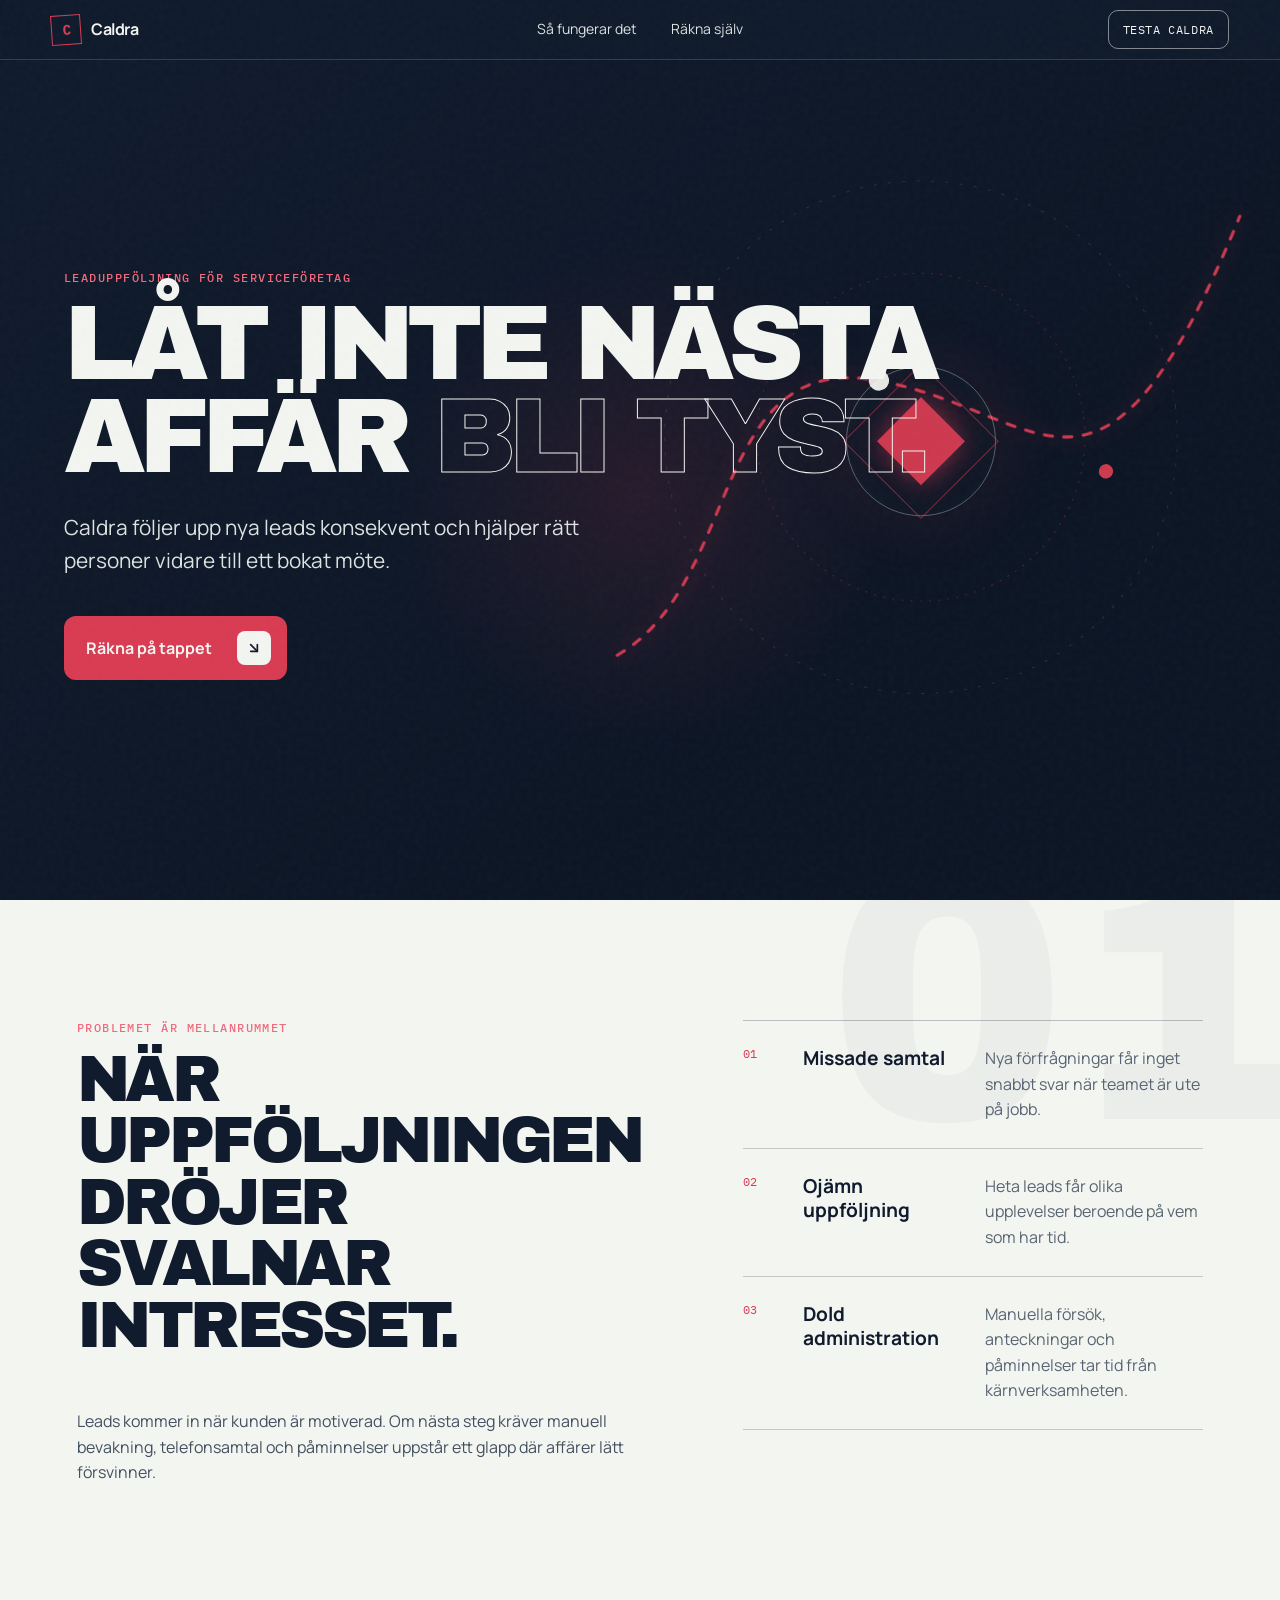
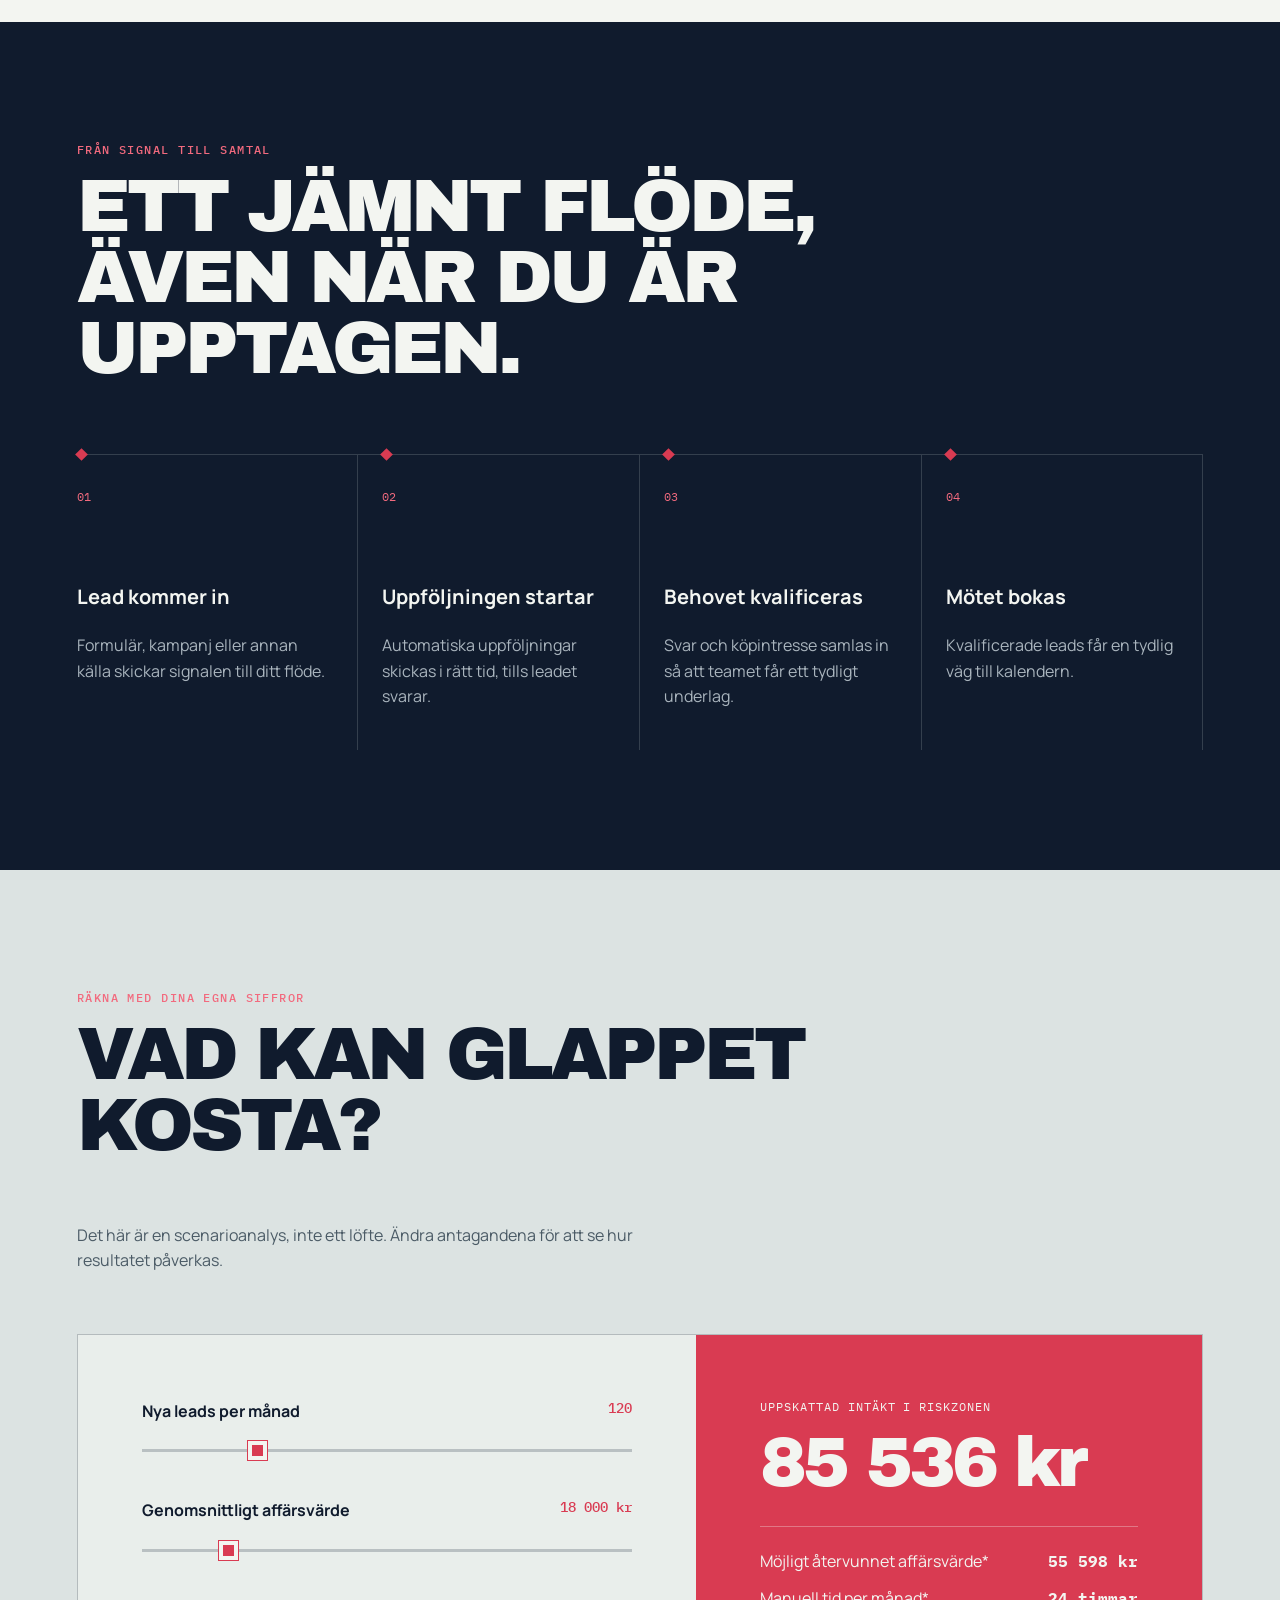
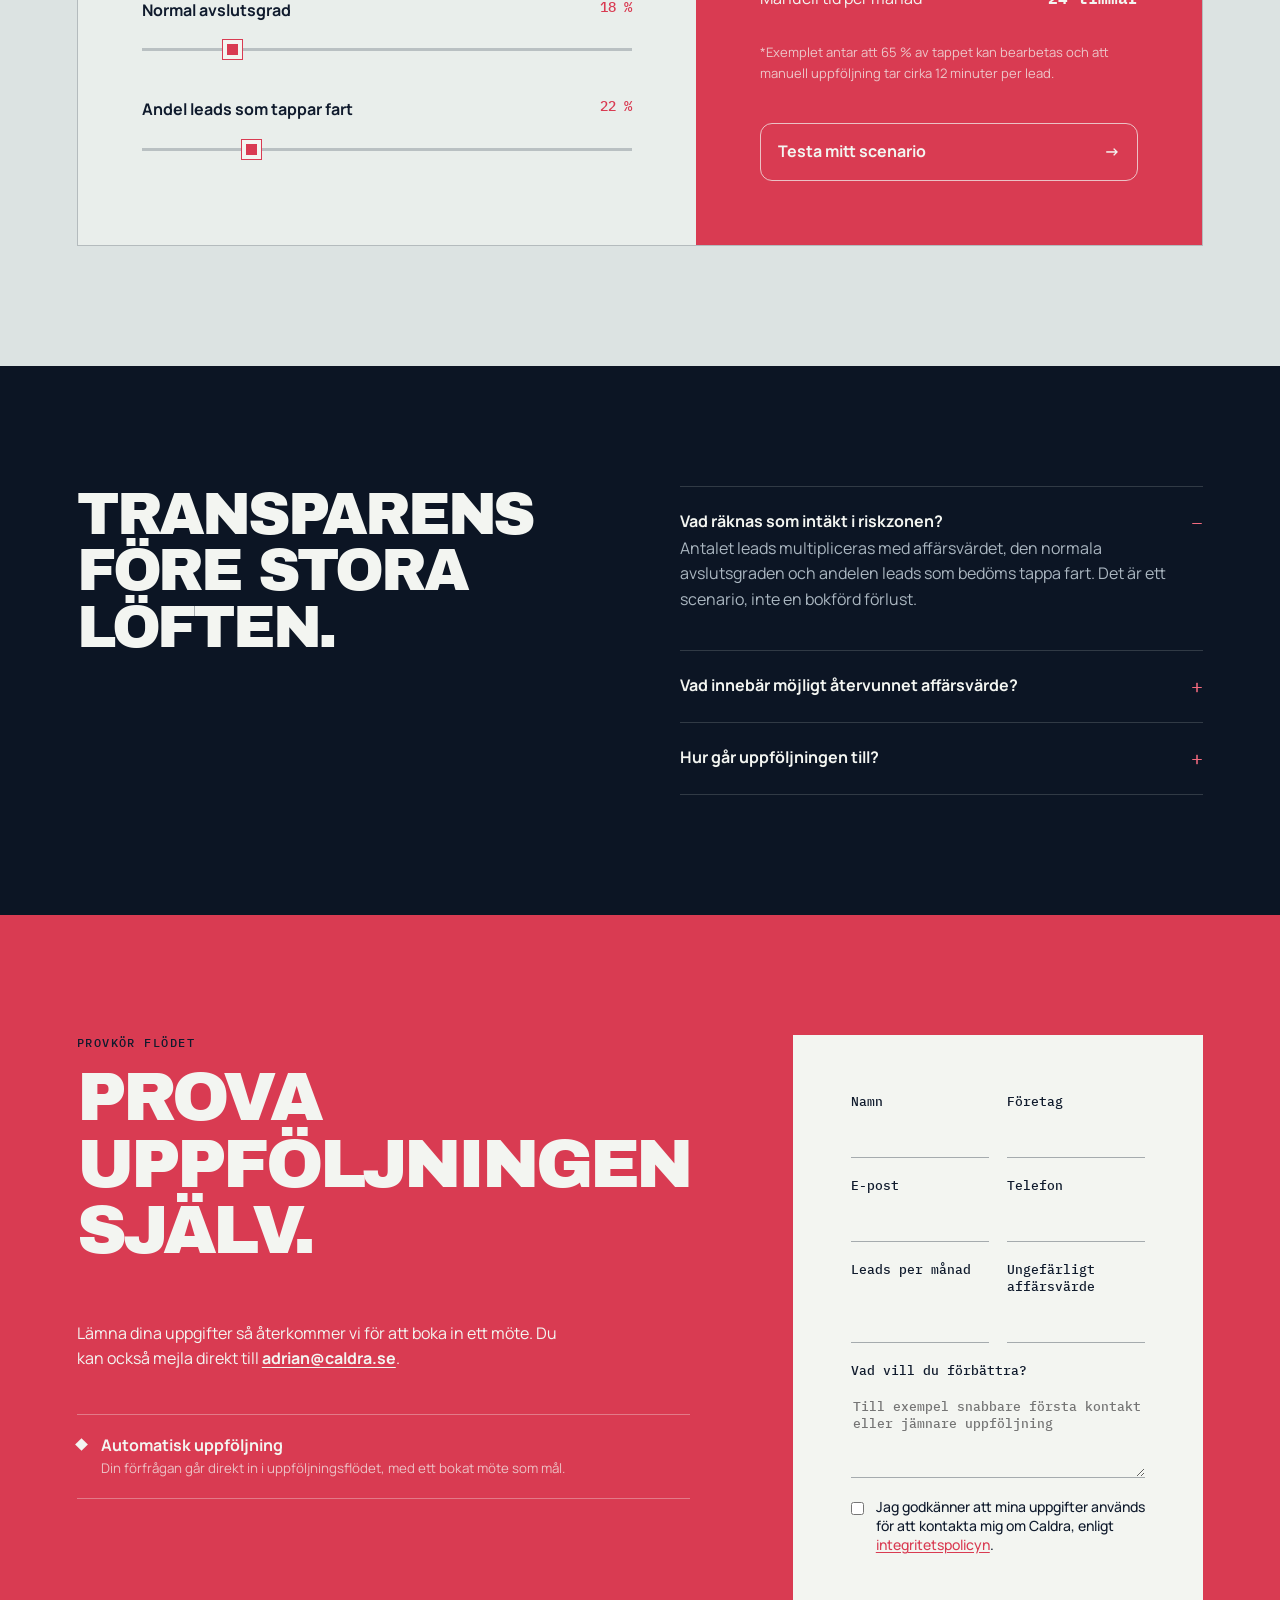
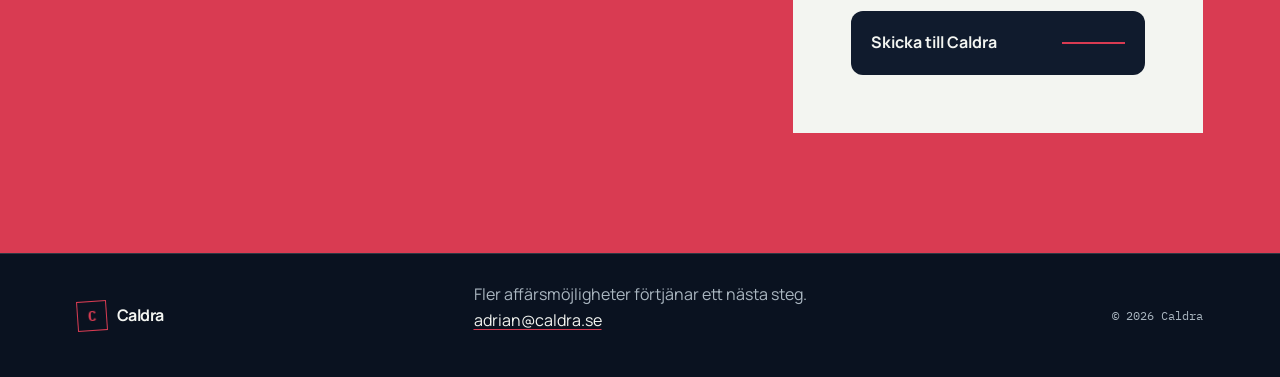
<file: index.html>
<!doctype html>
<html lang="sv">
  <head>
    <meta charset="UTF-8" />
    <meta name="viewport" content="width=device-width, initial-scale=1.0" />
    <meta name="description" content="Caldra automatiserar leaduppföljningen för svenska serviceföretag och leder fler leads vidare till bokade möten." />
    <meta name="theme-color" content="#101b2d" />
    <link rel="canonical" href="https://caldra.se/" />
    <title>Caldra | Automatisk leaduppföljning</title>
    <meta property="og:type" content="website" />
    <meta property="og:site_name" content="Caldra" />
    <meta property="og:title" content="Caldra | Automatisk leaduppföljning" />
    <meta property="og:description" content="Caldra automatiserar leaduppföljningen för svenska serviceföretag och leder fler leads vidare till bokade möten." />
    <meta property="og:url" content="https://caldra.se/" />
    <meta property="og:image" content="https://caldra.se/assets/og-image.png" />
    <meta property="og:image:width" content="1200" />
    <meta property="og:image:height" content="630" />
    <meta name="twitter:card" content="summary_large_image" />
    <meta name="twitter:title" content="Caldra | Automatisk leaduppföljning" />
    <meta name="twitter:description" content="Caldra automatiserar leaduppföljningen för svenska serviceföretag och leder fler leads vidare till bokade möten." />
    <meta name="twitter:image" content="https://caldra.se/assets/og-image.png" />
    <link rel="preconnect" href="https://fonts.googleapis.com" />
    <link rel="preconnect" href="https://fonts.gstatic.com" crossorigin />
    <link href="https://fonts.googleapis.com/css2?family=Archivo+Black&family=IBM+Plex+Mono:wght@400;500&family=Manrope:wght@400;500;600;700&display=swap" rel="stylesheet" />
    <link rel="stylesheet" href="./styles.css" />
    <script type="application/ld+json">
    {
      "@context": "https://schema.org",
      "@graph": [
        {
          "@type": "Organization",
          "@id": "https://caldra.se/#organization",
          "name": "Caldra",
          "url": "https://caldra.se/",
          "email": "adrian@caldra.se",
          "description": "Caldra automatiserar leaduppföljningen för svenska serviceföretag och leder fler leads vidare till bokade möten."
        },
        {
          "@type": "WebSite",
          "@id": "https://caldra.se/#website",
          "url": "https://caldra.se/",
          "name": "Caldra",
          "inLanguage": "sv-SE",
          "publisher": { "@id": "https://caldra.se/#organization" }
        }
      ]
    }
    </script>
    <link rel="icon" type="image/svg+xml" href="data:image/svg+xml,%3Csvg xmlns='http://www.w3.org/2000/svg' viewBox='0 0 64 64'%3E%3Crect width='64' height='64' rx='14' fill='%23101b2d'/%3E%3Cpath d='M46 24c-3-4-7-6-12-6-9 0-16 6-16 14s7 14 16 14c5 0 9-2 12-6l-6-5c-1 2-3 3-6 3-4 0-7-3-7-6s3-6 7-6c3 0 5 1 6 3z' fill='%23d93b52'/%3E%3C/svg%3E" />
  </head>
  <body>
    <div class="noise" aria-hidden="true"></div>
    <header class="site-header">
      <a class="brand" href="#top" aria-label="Caldra startsida">
        <span class="brand-mark">C</span>
        <span>Caldra</span>
      </a>
      <nav aria-label="Huvudnavigation">
        <a href="#metod">Så fungerar det</a>
        <a href="#kalkylator">Räkna själv</a>
      </nav>
      <a class="nav-cta" href="#kontakt">Testa Caldra</a>
    </header>

    <main id="top">
      <section class="hero" aria-labelledby="hero-title">
        <div class="signal-field" aria-hidden="true">
          <svg viewBox="0 0 800 800" role="presentation">
            <circle class="orbit orbit-a" cx="400" cy="400" r="250" />
            <circle class="orbit orbit-b" cx="400" cy="400" r="160" />
            <path class="signal-path" d="M80 575 C210 520 205 290 365 340 S560 535 735 224" />
            <circle class="pulse pulse-a" cx="366" cy="340" r="10" />
            <circle class="pulse pulse-b" cx="575" cy="455" r="7" />
          </svg>
          <span class="core"><i></i></span>
        </div>
        <div class="hero-copy">
          <p class="kicker">Leaduppföljning för serviceföretag</p>
          <h1 id="hero-title">Låt inte nästa affär <em>bli tyst.</em></h1>
          <p class="hero-intro">Caldra följer upp nya leads konsekvent och hjälper rätt personer vidare till ett bokat möte.</p>
          <a class="hero-cta" href="#kalkylator"><span>Räkna på tappet</span><b aria-hidden="true"><svg viewBox="0 0 24 24" width="16" height="16" fill="none" stroke="currentColor" stroke-width="2.5" stroke-linecap="round" stroke-linejoin="round"><line x1="7" y1="7" x2="17" y2="17"/><polyline points="17 7 17 17 7 17"/></svg></b></a>
        </div>
      </section>

      <section class="loss-section" aria-labelledby="loss-title">
        <div class="section-number" aria-hidden="true">01</div>
        <div class="loss-copy">
          <p class="section-label">Problemet är mellanrummet</p>
          <h2 id="loss-title">När uppföljningen dröjer svalnar intresset.</h2>
          <p>Leads kommer in när kunden är motiverad. Om nästa steg kräver manuell bevakning, telefonsamtal och påminnelser uppstår ett glapp där affärer lätt försvinner.</p>
        </div>
        <div class="loss-ledger" role="list" aria-label="Vanliga kostnader">
          <article role="listitem"><span>01</span><h3>Missade samtal</h3><p>Nya förfrågningar får inget snabbt svar när teamet är ute på jobb.</p></article>
          <article role="listitem"><span>02</span><h3>Ojämn uppföljning</h3><p>Heta leads får olika upplevelser beroende på vem som har tid.</p></article>
          <article role="listitem"><span>03</span><h3>Dold administration</h3><p>Manuella försök, anteckningar och påminnelser tar tid från kärnverksamheten.</p></article>
        </div>
      </section>

      <section class="method-section" id="metod" aria-labelledby="method-title">
        <div class="method-heading">
          <p class="section-label">Från signal till samtal</p>
          <h2 id="method-title">Ett jämnt flöde, även när du är upptagen.</h2>
        </div>
        <ol class="process-rail">
          <li><b>01</b><h3>Lead kommer in</h3><p>Formulär, kampanj eller annan källa skickar signalen till ditt flöde.</p></li>
          <li><b>02</b><h3>Uppföljningen startar</h3><p>Automatiska uppföljningar skickas i rätt tid, tills leadet svarar.</p></li>
          <li><b>03</b><h3>Behovet kvalificeras</h3><p>Svar och köpintresse samlas in så att teamet får ett tydligt underlag.</p></li>
          <li><b>04</b><h3>Mötet bokas</h3><p>Kvalificerade leads får en tydlig väg till kalendern.</p></li>
        </ol>
      </section>

      <section class="calculator-section" id="kalkylator" aria-labelledby="calc-title">
        <div class="calc-heading">
          <p class="section-label">Räkna med dina egna siffror</p>
          <h2 id="calc-title">Vad kan glappet kosta?</h2>
          <p>Det här är en scenarioanalys, inte ett löfte. Ändra antagandena för att se hur resultatet påverkas.</p>
        </div>
        <div class="calculator-shell">
          <form class="calc-controls" id="roi-form">
            <label for="leads">Nya leads per månad <output id="leads-output">120</output></label>
            <input id="leads" type="range" min="10" max="500" step="10" value="120" />
            <label for="value">Genomsnittligt affärsvärde <output id="value-output">18 000 kr</output></label>
            <input id="value" type="range" min="2000" max="100000" step="1000" value="18000" />
            <label for="conversion">Normal avslutsgrad <output id="conversion-output">18 %</output></label>
            <input id="conversion" type="range" min="1" max="100" step="1" value="18" />
            <label for="missed">Andel leads som tappar fart <output id="missed-output">22 %</output></label>
            <input id="missed" type="range" min="1" max="100" step="1" value="22" />
          </form>
          <div class="calc-results" aria-live="polite">
            <span class="result-caption">Uppskattad intäkt i riskzonen</span>
            <strong id="risk-result">85 536 kr</strong>
            <div class="result-divider"></div>
            <div class="result-row"><span>Möjligt återvunnet affärsvärde*</span><b id="recover-result">55 598 kr</b></div>
            <div class="result-row"><span>Manuell tid per månad*</span><b id="time-result">24 timmar</b></div>
            <p>*Exemplet antar att 65 % av tappet kan bearbetas och att manuell uppföljning tar cirka 12 minuter per lead.</p>
            <a class="calc-cta" href="#kontakt">Testa mitt scenario <span>→</span></a>
          </div>
        </div>
      </section>

      <section class="assumptions" aria-labelledby="assumptions-title">
        <h2 id="assumptions-title">Transparens före stora löften.</h2>
        <details open><summary>Vad räknas som intäkt i riskzonen?</summary><p>Antalet leads multipliceras med affärsvärdet, den normala avslutsgraden och andelen leads som bedöms tappa fart. Det är ett scenario, inte en bokförd förlust.</p></details>
        <details><summary>Vad innebär möjligt återvunnet affärsvärde?</summary><p>Kalkylatorn använder ett försiktigt, redigerbart exempel där 65 procent av det uppskattade tappet går att bearbeta. Utfallet beror på din trafik, dina data, ditt erbjudande och din säljprocess.</p></details>
        <details><summary>Hur går uppföljningen till?</summary><p>Varje nytt lead går in i ett automatiserat flöde med uppföljningar i rätt tid. Målet är ett bokat möte, och rätt person tar över när leadet är redo.</p></details>
      </section>

      <section class="contact-section" id="kontakt" aria-labelledby="contact-title">
        <div class="contact-copy">
          <p class="section-label">Provkör flödet</p>
          <h2 id="contact-title">Prova uppföljningen själv.</h2>
          <p>Lämna dina uppgifter så återkommer vi för att boka in ett möte. Du kan också mejla direkt till <a class="contact-mail" href="mailto:adrian@caldra.se">adrian@caldra.se</a>.</p>
          <div class="connection-note"><span aria-hidden="true"></span><b>Automatisk uppföljning</b><small>Din förfrågan går direkt in i uppföljningsflödet, med ett bokat möte som mål.</small></div>
        </div>
        <form class="lead-form" id="lead-form" novalidate>
          <div class="field-grid">
            <label>Namn<input name="name" autocomplete="name" required /></label>
            <label>Företag<input name="company" autocomplete="organization" required /></label>
          </div>
          <div class="field-grid">
            <label>E-post<input name="email" type="email" autocomplete="email" required /></label>
            <label>Telefon<input name="phone" type="tel" autocomplete="tel" required /></label>
          </div>
          <div class="field-grid">
            <label>Leads per månad<input name="monthlyLeads" type="number" min="1" inputmode="numeric" required /></label>
            <label>Ungefärligt affärsvärde<input name="dealValue" type="number" min="1" inputmode="numeric" required /></label>
          </div>
          <div class="hp" aria-hidden="true"><label>Lämna fältet tomt<input name="hp" tabindex="-1" autocomplete="off" /></label></div>
          <label>Vad vill du förbättra?<textarea name="goal" rows="4" placeholder="Till exempel snabbare första kontakt eller jämnare uppföljning"></textarea></label>
          <label class="consent"><input name="consent" type="checkbox" required /><span>Jag godkänner att mina uppgifter används för att kontakta mig om Caldra, enligt <a href="./integritetspolicy.html" target="_blank" rel="noopener">integritetspolicyn</a>.</span></label>
          <p class="form-error" id="form-error" role="alert"></p>
          <button type="submit"><span>Skicka till Caldra</span><i aria-hidden="true"></i></button>
          <div class="form-success" id="form-success" tabindex="-1"><b>Tack, ditt lead är skickat.</b><span>Vi hör av oss inom kort för att boka in ett möte.</span></div>
        </form>
      </section>
    </main>

    <footer>
      <a class="brand footer-brand" href="#top"><span class="brand-mark">C</span><span>Caldra</span></a>
      <p>Fler affärsmöjligheter förtjänar ett nästa steg.<br /><a class="footer-mail" href="mailto:adrian@caldra.se">adrian@caldra.se</a></p>
      <span>© <span id="year"></span> Caldra</span>
    </footer>
    <script src="./app.js"></script>
  </body>
</html>
</file>
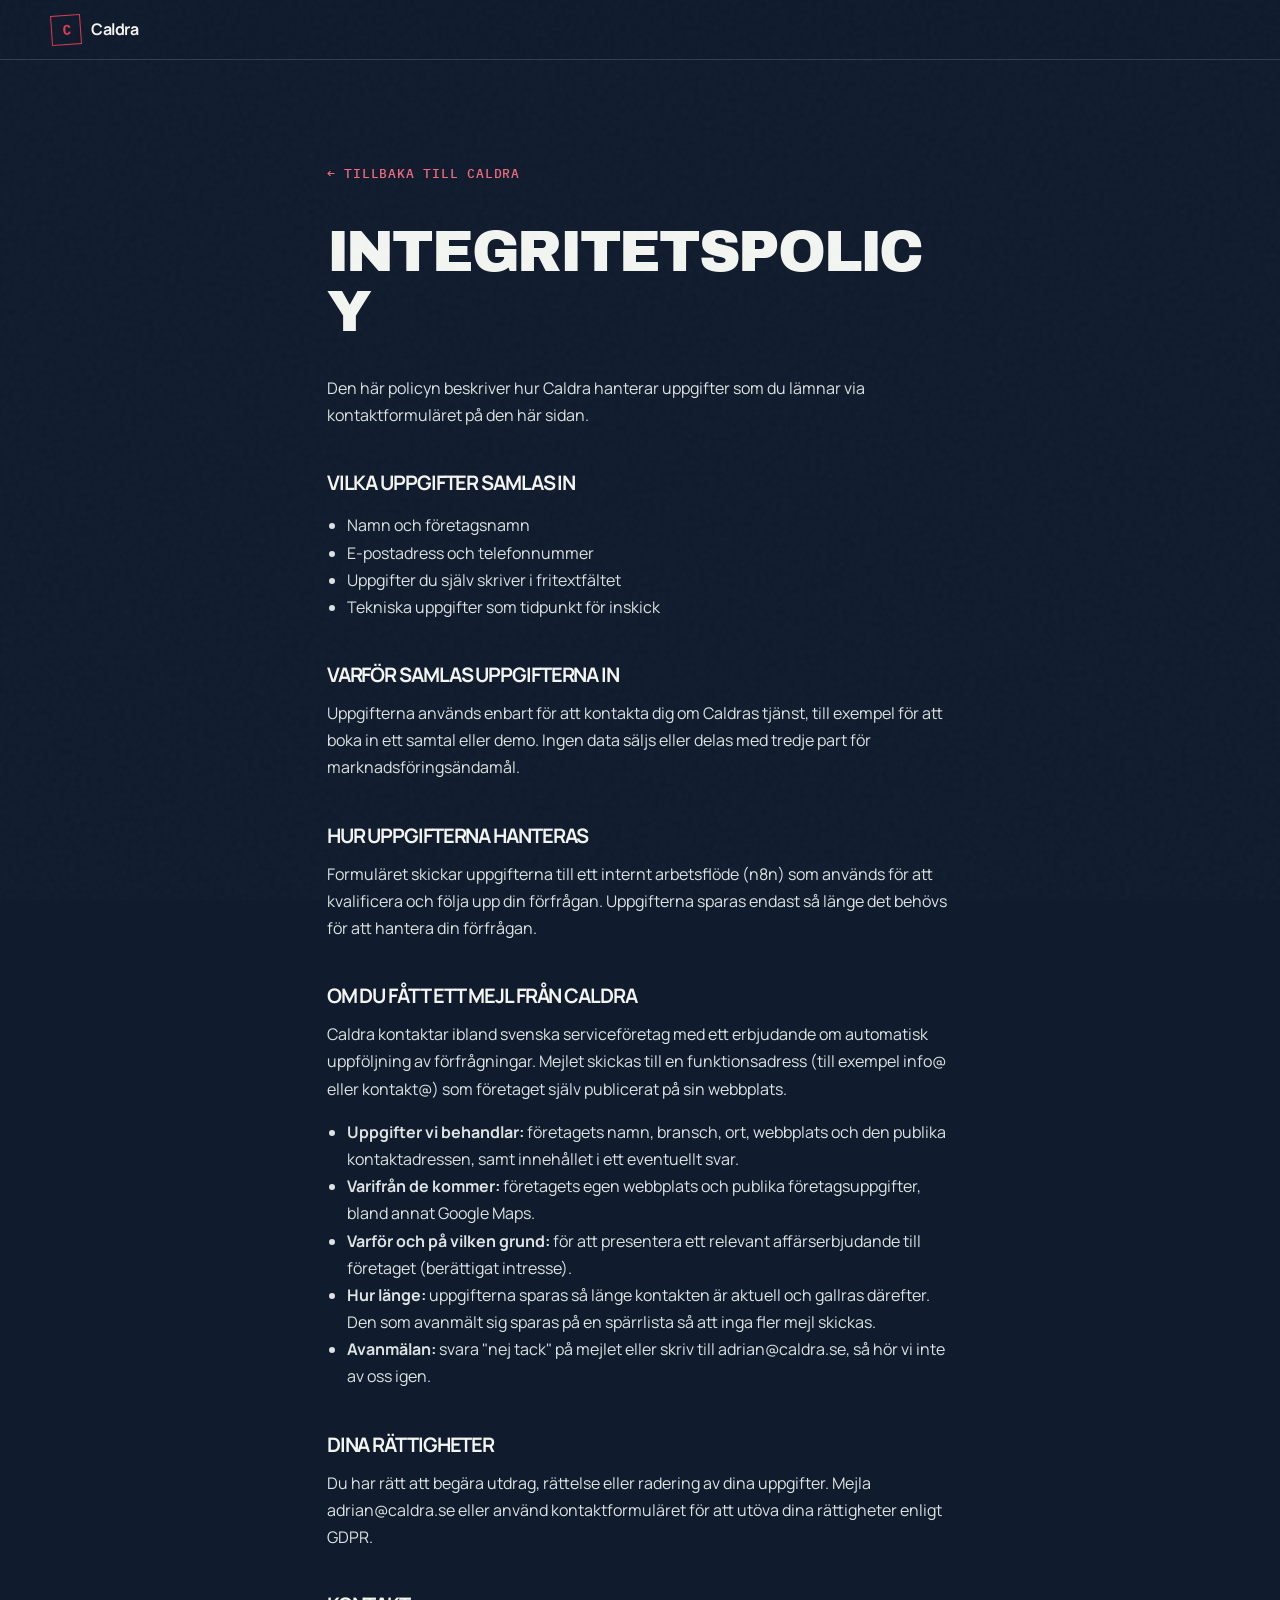
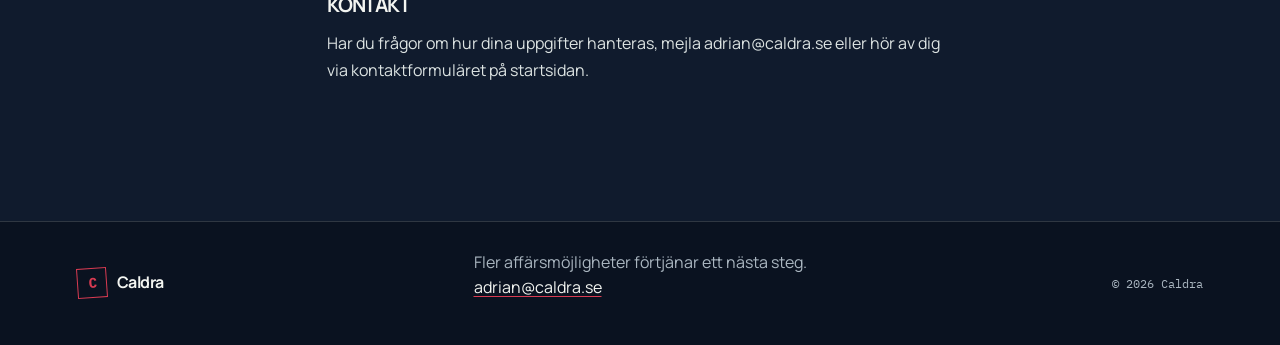
<file: integritetspolicy.html>
<!doctype html>
<html lang="sv">
  <head>
    <meta charset="UTF-8" />
    <meta name="viewport" content="width=device-width, initial-scale=1.0" />
    <meta name="robots" content="noindex" />
    <title>Integritetspolicy | Caldra</title>
    <link href="https://fonts.googleapis.com/css2?family=Archivo+Black&family=IBM+Plex+Mono:wght@400;500&family=Manrope:wght@400;500;600;700&display=swap" rel="stylesheet" />
    <link rel="stylesheet" href="./styles.css" />
    <style>
      .policy { padding: 160px clamp(20px,6vw,96px) 120px; max-width: 780px; margin: 0 auto; }
      /* Rubriken är ett långt ord, så storleken följer skärmbredden (ryms alltid) och får aldrig bredda sidan. */
      .policy h1 { font: 400 clamp(1.4rem,6.4vw,3.6rem)/1.05 var(--display); text-transform: uppercase; letter-spacing: -.04em; margin-bottom: 32px; overflow-wrap: anywhere; hyphens: auto; }
      .policy h2 { font: 700 1.25rem var(--body); margin: 40px 0 12px; }
      .policy p, .policy li { color: var(--mist); line-height: 1.7; overflow-wrap: break-word; }
      .policy ul { padding-left: 20px; }
      .policy a { overflow-wrap: anywhere; }
      .policy a.back { display: inline-block; margin-bottom: 40px; color: var(--red-soft); font: 500 13px var(--mono); text-transform: uppercase; letter-spacing: .06em; }
      @media (max-width: 900px) { .policy { padding-top: 140px; padding-bottom: 96px; } }
      @media (max-width: 640px) {
        .policy { padding-top: 112px; padding-bottom: 64px; }
        .policy a.back { margin-bottom: 28px; }
        .policy h1 { margin-bottom: 24px; }
        .policy h2 { font-size: 1.1rem; margin: 32px 0 10px; }
        .policy p, .policy li { line-height: 1.65; }
      }
    </style>
  </head>
  <body>
    <div class="noise" aria-hidden="true"></div>
    <header class="site-header">
      <a class="brand" href="./index.html" aria-label="Caldra startsida">
        <span class="brand-mark">C</span>
        <span>Caldra</span>
      </a>
    </header>
    <main class="policy">
      <a class="back" href="./index.html#kontakt">← Tillbaka till Caldra</a>
      <h1>Integritetspolicy</h1>
      <p>Den här policyn beskriver hur Caldra hanterar uppgifter som du lämnar via kontaktformuläret på den här sidan.</p>

      <h2>Vilka uppgifter samlas in</h2>
      <ul>
        <li>Namn och företagsnamn</li>
        <li>E-postadress och telefonnummer</li>
        <li>Uppgifter du själv skriver i fritextfältet</li>
        <li>Tekniska uppgifter som tidpunkt för inskick</li>
      </ul>

      <h2>Varför samlas uppgifterna in</h2>
      <p>Uppgifterna används enbart för att kontakta dig om Caldras tjänst, till exempel för att boka in ett samtal eller demo. Ingen data säljs eller delas med tredje part för marknadsföringsändamål.</p>

      <h2>Hur uppgifterna hanteras</h2>
      <p>Formuläret skickar uppgifterna till ett internt arbetsflöde (n8n) som används för att kvalificera och följa upp din förfrågan. Uppgifterna sparas endast så länge det behövs för att hantera din förfrågan.</p>

      <h2>Om du fått ett mejl från Caldra</h2>
      <p>Caldra kontaktar ibland svenska serviceföretag med ett erbjudande om automatisk uppföljning av förfrågningar. Mejlet skickas till en funktionsadress (till exempel info@ eller kontakt@) som företaget själv publicerat på sin webbplats.</p>
      <ul>
        <li><b>Uppgifter vi behandlar:</b> företagets namn, bransch, ort, webbplats och den publika kontaktadressen, samt innehållet i ett eventuellt svar.</li>
        <li><b>Varifrån de kommer:</b> företagets egen webbplats och publika företagsuppgifter, bland annat Google Maps.</li>
        <li><b>Varför och på vilken grund:</b> för att presentera ett relevant affärserbjudande till företaget (berättigat intresse).</li>
        <li><b>Hur länge:</b> uppgifterna sparas så länge kontakten är aktuell och gallras därefter. Den som avanmält sig sparas på en spärrlista så att inga fler mejl skickas.</li>
        <li><b>Avanmälan:</b> svara "nej tack" på mejlet eller skriv till <a href="mailto:adrian@caldra.se">adrian@caldra.se</a>, så hör vi inte av oss igen.</li>
      </ul>

      <h2>Dina rättigheter</h2>
      <p>Du har rätt att begära utdrag, rättelse eller radering av dina uppgifter. Mejla <a href="mailto:adrian@caldra.se">adrian@caldra.se</a> eller använd kontaktformuläret för att utöva dina rättigheter enligt GDPR.</p>

      <h2>Kontakt</h2>
      <p>Har du frågor om hur dina uppgifter hanteras, mejla <a href="mailto:adrian@caldra.se">adrian@caldra.se</a> eller hör av dig via kontaktformuläret på startsidan.</p>
    </main>
    <footer>
      <a class="brand footer-brand" href="./index.html"><span class="brand-mark">C</span><span>Caldra</span></a>
      <p>Fler affärsmöjligheter förtjänar ett nästa steg.<br /><a class="footer-mail" href="mailto:adrian@caldra.se">adrian@caldra.se</a></p>
      <span>© <span id="year"></span> Caldra</span>
    </footer>
    <script>document.getElementById("year").textContent = new Date().getFullYear();</script>
  </body>
</html>
</file>
<file: styles.css>
:root {
  --ink: #101b2d;
  --ink-2: #17253a;
  --red: #d93b52;
  --red-soft: #f26a7e;
  --chalk: #f3f5f1;
  --mist: #dce3e2;
  --steel: #70818c;
  --line: rgba(243, 245, 241, 0.16);
  --display: "Archivo Black", sans-serif;
  --body: "Manrope", sans-serif;
  --mono: "IBM Plex Mono", monospace;
}

* { box-sizing: border-box; }
html { scroll-behavior: smooth; background: var(--ink); }
body { margin: 0; color: var(--chalk); background: var(--ink); font-family: var(--body); font-size: 16px; line-height: 1.6; overflow-x: hidden; }
a { color: inherit; text-decoration: none; }
button, input, textarea { font: inherit; }
button { color: inherit; }
.noise { position: fixed; inset: 0; pointer-events: none; z-index: 100; opacity: .045; background-image: url("data:image/svg+xml,%3Csvg viewBox='0 0 180 180' xmlns='http://www.w3.org/2000/svg'%3E%3Cfilter id='n'%3E%3CfeTurbulence type='fractalNoise' baseFrequency='.9' numOctaves='2' stitchTiles='stitch'/%3E%3C/filter%3E%3Crect width='100%25' height='100%25' filter='url(%23n)' opacity='.65'/%3E%3C/svg%3E"); }

.site-header { position: fixed; inset: 0 0 auto; z-index: 50; height: 60px; display: grid; grid-template-columns: 1fr auto 1fr; align-items: center; padding: 0 clamp(20px,4vw,64px); background: rgba(16,27,45,.82); border-bottom: 1px solid var(--line); backdrop-filter: blur(18px); }
.brand { display: inline-flex; width: max-content; align-items: center; gap: 10px; font-weight: 700; letter-spacing: -.03em; }
.brand-mark { display: grid; place-items: center; width: 30px; height: 30px; border: 1px solid var(--red); color: var(--red); font-family: var(--mono); font-size: 14px; transform: rotate(-4deg); }
nav { display: flex; gap: 34px; font-size: 14px; color: var(--mist); }
nav a { transition: color .2s ease; }
nav a:hover { color: var(--red-soft); }
.nav-cta { justify-self: end; border: 1px solid rgba(243,245,241,.5); border-radius: 10px; padding: 9px 14px; font-family: var(--mono); font-size: 12px; text-transform: uppercase; letter-spacing: .05em; transition: background .2s, color .2s, transform .2s; }
.nav-cta:hover { background: var(--chalk); color: var(--ink); }
.nav-cta:active { transform: translateY(1px); }

.hero { position: relative; min-height: 100svh; display: grid; place-items: center; overflow: hidden; padding: 130px clamp(20px,5vw,80px) 80px; isolation: isolate; }
.hero::before { content: ""; position: absolute; inset: 0; z-index: -2; background: radial-gradient(circle at 50% 55%, rgba(217,59,82,.12), transparent 31%), linear-gradient(140deg, var(--ink), #0c1524 68%); }
.signal-field { position: absolute; width: min(68vw, 820px); aspect-ratio: 1; right: -4vw; top: 49%; transform: translateY(-50%); z-index: -1; opacity: .95; }
.signal-field svg { width: 100%; height: 100%; overflow: visible; transform: rotate(-7deg); }
.orbit { fill: none; stroke: rgba(243,245,241,.12); stroke-width: 1; stroke-dasharray: 3 11; transform-origin: center; animation: rotate 28s linear infinite; }
.orbit-b { stroke: rgba(217,59,82,.33); stroke-dasharray: 2 7; animation-direction: reverse; animation-duration: 19s; }
.signal-path { fill: none; stroke: var(--red); stroke-width: 3; stroke-linecap: round; stroke-dasharray: 8 11; animation: dash 9s linear infinite; filter: drop-shadow(0 0 11px rgba(217,59,82,.55)); }
.pulse { fill: var(--chalk); animation: pulse 2.4s ease-in-out infinite; transform-origin: center; }
.pulse-b { animation-delay: -1.1s; fill: var(--red); }
.core { position: absolute; left: 50%; top: 50%; width: 150px; height: 150px; border: 1px solid rgba(243,245,241,.35); border-radius: 50%; transform: translate(-50%,-50%); box-shadow: 0 0 80px rgba(217,59,82,.13), inset 0 0 40px rgba(243,245,241,.04); animation: breathe 5s ease-in-out infinite; }
.core::before, .core::after { content: ""; position: absolute; inset: 19px; border: 1px solid rgba(217,59,82,.55); transform: rotate(45deg); }
.core::after { inset: 43px; background: var(--red); box-shadow: 0 0 30px rgba(217,59,82,.65); }
.hero-copy { width: min(1180px,100%); margin: auto; position: relative; }
.kicker, .section-label { font: 500 12px/1.4 var(--mono); text-transform: uppercase; letter-spacing: .12em; color: var(--red-soft); }
h1, h2, h3, p { margin-top: 0; }
h1 { max-width: 900px; margin-bottom: 28px; font: 400 clamp(3.4rem,8.2vw,8.5rem)/.88 var(--display); letter-spacing: -.065em; text-transform: uppercase; }
h1 em { color: transparent; -webkit-text-stroke: 1px var(--chalk); font-style: normal; }
.hero-intro { width: min(520px,80%); font-size: clamp(1.05rem,1.8vw,1.3rem); color: var(--mist); }
.hero-cta { display: inline-flex; align-items: center; gap: 25px; margin-top: 18px; background: var(--red); border-radius: 12px; padding: 15px 16px 15px 22px; font-weight: 700; transition: transform .25s ease, background .25s ease; }
.hero-cta b { display: grid; place-items: center; width: 34px; height: 34px; color: var(--ink); background: var(--chalk); border-radius: 8px; }
.hero-cta:hover { transform: translateY(-3px) rotate(-1deg); background: #e4475f; }

section { padding: 120px clamp(20px,6vw,96px); }
h2 { font: 400 clamp(2.5rem,5.8vw,6rem)/.96 var(--display); letter-spacing: -.055em; text-transform: uppercase; }
.loss-section { position: relative; background: var(--chalk); color: var(--ink); display: grid; grid-template-columns: .7fr 1.3fr; gap: clamp(40px,8vw,130px); overflow: hidden; }
.section-number { position: absolute; right: -2vw; top: -80px; font: 400 clamp(12rem,28vw,28rem)/1 var(--display); color: rgba(16,27,45,.035); user-select: none; }
.loss-copy { position: relative; z-index: 1; align-self: start; }
.loss-copy h2 { font-size: clamp(2.7rem,5vw,5.5rem); }
.loss-copy > p:last-child { max-width: 56ch; color: #445060; }
.loss-ledger { position: relative; z-index: 1; border-top: 1px solid rgba(16,27,45,.25); }
.loss-ledger article { display: grid; grid-template-columns: 42px .75fr 1fr; gap: 18px; align-items: start; padding: 25px 0; border-bottom: 1px solid rgba(16,27,45,.2); }
.loss-ledger span { font: 12px var(--mono); color: var(--red); }
.loss-ledger h3 { margin: 0; font-size: 1.2rem; line-height: 1.25; }
.loss-ledger p { margin: 0; color: #586472; }

.method-section { background: var(--ink); }
.method-heading { max-width: 900px; margin-bottom: 70px; }
.process-rail { list-style: none; padding: 0; margin: 0; display: grid; grid-template-columns: repeat(4,1fr); border-top: 1px solid var(--line); }
.process-rail li { position: relative; min-height: 280px; padding: 28px 24px 24px 0; border-right: 1px solid var(--line); }
.process-rail li:not(:first-child) { padding-left: 24px; }
.process-rail li::before { content: ""; position: absolute; top: -5px; left: 0; width: 9px; height: 9px; background: var(--red); transform: rotate(45deg); }
.process-rail li:not(:first-child)::before { left: 24px; }
.process-rail b { font: 12px var(--mono); color: var(--red-soft); }
.process-rail h3 { margin-top: 72px; font-size: 1.25rem; }
.process-rail p { color: #a9b4bd; max-width: 26ch; }

.calculator-section { background: var(--mist); color: var(--ink); }
.calc-heading { max-width: 860px; margin-bottom: 60px; }
.calc-heading > p:last-child { max-width: 60ch; color: #4b5b66; }
.calculator-shell { display: grid; grid-template-columns: 1.1fr .9fr; border: 1px solid rgba(16,27,45,.24); background: rgba(243,245,241,.62); }
.calculator-shell > * { min-width: 0; }
.calc-controls { padding: clamp(28px,5vw,70px); display: grid; gap: 16px; }
.calc-controls label { display: flex; justify-content: space-between; gap: 20px; font-weight: 700; }
.calc-controls output { font: 500 14px var(--mono); color: var(--red); }
input[type="range"] { width: 100%; margin: 0 0 21px; appearance: none; height: 3px; background: rgba(16,27,45,.22); }
input[type="range"]::-moz-range-thumb { width: 12px; height: 12px; border-radius: 0; background: var(--red); border: 4px solid var(--chalk); box-shadow: 0 0 0 1px var(--red); cursor: grab; }
input[type="range"]::-webkit-slider-thumb { appearance: none; width: 19px; height: 19px; border-radius: 0; background: var(--red); border: 4px solid var(--chalk); box-shadow: 0 0 0 1px var(--red); cursor: grab; }
.calc-results { display: flex; flex-direction: column; justify-content: center; padding: clamp(28px,5vw,70px); background: var(--red); color: var(--chalk); }
.result-caption { font: 12px var(--mono); text-transform: uppercase; letter-spacing: .08em; }
.calc-results > strong { font: 400 clamp(2.8rem,5.5vw,6rem)/1 var(--display); letter-spacing: -.055em; margin: 14px 0 28px; }
.result-divider { height: 1px; background: rgba(243,245,241,.32); margin-bottom: 22px; }
.result-row { display: flex; flex-wrap: wrap; justify-content: space-between; gap: 4px 16px; margin-bottom: 11px; }
.result-row b { font-family: var(--mono); }
.calc-results > p { color: rgba(243,245,241,.75); font-size: 13px; margin-top: 20px; }
.calc-cta { display: flex; justify-content: space-between; align-items: center; margin-top: 26px; padding: 15px 17px; border: 1px solid rgba(243,245,241,.72); border-radius: 12px; font-weight: 700; transition: background .2s ease, color .2s ease; }
.calc-cta:hover { background: var(--chalk); color: var(--red); }
.calc-cta span { transition: transform .2s; }
.calc-cta:hover span { transform: translateX(6px); }

.assumptions { display: grid; grid-template-columns: 1fr 1.1fr; column-gap: clamp(45px,10vw,150px); row-gap: 0; grid-template-rows: repeat(3, auto) 1fr; background: #0c1524; }
.assumptions h2 { grid-column: 1; grid-row: 1 / span 4; font-size: clamp(2.6rem,4.6vw,5rem); }
.assumptions details { grid-column: 2; border-top: 1px solid var(--line); padding: 22px 0; }
.assumptions details:last-child { border-bottom: 1px solid var(--line); }
.assumptions summary { cursor: pointer; font-weight: 700; list-style: none; display: flex; justify-content: space-between; gap: 18px; }
.assumptions summary::after { content: "+"; color: var(--red-soft); font: 20px var(--mono); }
.assumptions details[open] summary::after { content: "−"; }
.assumptions details p { color: #aab6c0; max-width: 64ch; padding-right: 20px; }

.contact-section { background: var(--red); display: grid; grid-template-columns: .85fr 1.15fr; gap: clamp(40px,8vw,120px); color: var(--chalk); }
.contact-copy { align-self: start; position: sticky; top: 110px; }
.contact-copy .section-label { color: var(--ink); }
.contact-copy h2 { font-size: clamp(3rem,5.4vw,5.8rem); }
.contact-copy > p { max-width: 50ch; }
.connection-note { margin-top: 42px; padding: 18px 0; border-top: 1px solid rgba(243,245,241,.34); border-bottom: 1px solid rgba(243,245,241,.34); display: grid; grid-template-columns: 12px 1fr; column-gap: 12px; }
.connection-note > span { width: 9px; height: 9px; margin-top: 7px; background: var(--chalk); transform: rotate(45deg); }
.connection-note small { grid-column: 2; color: rgba(243,245,241,.72); }
.lead-form { background: var(--chalk); color: var(--ink); padding: clamp(25px,5vw,58px); }
.field-grid { display: grid; grid-template-columns: 1fr 1fr; gap: 18px; }
.lead-form label { display: grid; gap: 8px; margin-bottom: 19px; font: 500 13px var(--mono); }
.lead-form input:not([type="checkbox"]), .lead-form textarea { width: 100%; border: 0; border-bottom: 1px solid rgba(16,27,45,.34); border-radius: 0; background: transparent; padding: 11px 2px; color: var(--ink); outline: 0; transition: border-color .2s, box-shadow .2s; }
.lead-form input:focus, .lead-form textarea:focus { border-color: var(--red); box-shadow: 0 2px 0 rgba(217,59,82,.18); }
.lead-form input[aria-invalid="true"] { border-color: var(--red); }
.consent { grid-template-columns: auto 1fr; align-items: start; font-family: var(--body) !important; font-size: 14px !important; }
.consent input { margin: 5px 4px 0 0; accent-color: var(--red); }
.consent a { color: var(--red); text-decoration: underline; text-underline-offset: 2px; }
.form-error { min-height: 24px; color: #9f1f35; font-size: 14px; }
.lead-form button { width: 100%; border: 0; border-radius: 12px; background: var(--ink); color: var(--chalk); padding: 19px 20px; display: flex; justify-content: space-between; align-items: center; cursor: pointer; font-weight: 700; }
.lead-form button i { width: 25%; height: 2px; background: var(--red); transition: width .35s ease; }
.lead-form button:hover i { width: 42%; }
.lead-form button:active { transform: translateY(1px); }
.form-success { display: none; margin-top: 18px; padding: 18px; border: 1px solid rgba(16,27,45,.25); border-radius: 12px; gap: 5px; }
.form-success.show { display: grid; }
.form-success span { color: #4d5d69; }

footer { min-height: 110px; display: grid; grid-template-columns: 1fr auto 1fr; align-items: center; gap: 20px; padding: 28px clamp(20px,6vw,96px); background: #0a1220; border-top: 1px solid var(--line); color: #aab6c0; }
footer > span { justify-self: end; font: 12px var(--mono); }
.footer-brand { color: var(--chalk); }
.contact-mail { color: inherit; font-weight: 700; text-decoration: underline; text-decoration-color: currentColor; text-underline-offset: 3px; }
.footer-mail { color: var(--chalk); text-decoration: underline; text-decoration-color: var(--red); text-underline-offset: 3px; }
.footer-mail:hover { color: var(--red-soft); }
.contact-mail:hover { color: var(--ink); }

@keyframes rotate { to { transform: rotate(360deg); } }
@keyframes dash { to { stroke-dashoffset: -190; } }
@keyframes pulse { 0%,100% { transform: scale(.7); opacity: .45; } 50% { transform: scale(1.4); opacity: 1; } }
@keyframes breathe { 0%,100% { transform: translate(-50%,-50%) scale(.96); } 50% { transform: translate(-50%,-50%) scale(1.04); } }

@media (max-width: 900px) {
  .hero { align-items: start; padding-top: 145px; }
  .signal-field { width: 110vw; right: -40vw; top: 63%; opacity: .62; }
  .hero-intro { width: 100%; max-width: 520px; }
  .loss-section, .calculator-shell, .assumptions, .contact-section { grid-template-columns: 1fr; }
  .assumptions { grid-template-rows: none; }
  .assumptions h2 { grid-row: auto; }
  .assumptions details { grid-column: 1; grid-row: auto; }
  .contact-copy { position: static; }
}

@media (min-width: 601px) and (max-width: 900px) {
  .process-rail { grid-template-columns: repeat(2, 1fr); border-top: 0; border-bottom: 1px solid var(--line); }
  .process-rail li, .process-rail li:not(:first-child) { min-height: 230px; padding: 28px 24px 28px 0; border-top: 1px solid var(--line); border-right: 1px solid var(--line); }
  .process-rail li:nth-child(even) { padding-left: 24px; border-right: 0; }
  .process-rail li:nth-child(odd)::before { left: 0; }
  .process-rail h3 { margin-top: 44px; }
}

@media (max-width: 700px) {
  .site-header { grid-template-columns: 1fr auto; }
  nav { display: none; }
}

@media (max-width: 600px) {
  .site-header { height: 56px; }
  .nav-cta { font-size: 11px; padding: 11px 14px; }
  .hero { padding-top: 118px; min-height: 780px; }
  h1 { font-size: clamp(3.1rem,15vw,5rem); }
  h2, .loss-copy h2, .assumptions h2, .contact-copy h2 { font-size: clamp(1.9rem, 9.4vw, 2.6rem); overflow-wrap: break-word; hyphens: auto; }
  section { padding-top: 82px; padding-bottom: 82px; }
  .loss-ledger article { grid-template-columns: 35px 1fr; }
  .loss-ledger article p { grid-column: 2; }
  .process-rail { grid-template-columns: 1fr; border-top: 0; border-left: 1px solid var(--line); }
  .process-rail li, .process-rail li:not(:first-child) { min-height: auto; padding: 18px 0 34px 24px; border-right: 0; }
  .process-rail li::before, .process-rail li:not(:first-child)::before { left: -5px; top: 24px; }
  .process-rail h3 { margin-top: 18px; }
  .calc-results > strong { font-size: clamp(2.2rem, 13vw, 3.2rem); }
  .field-grid { grid-template-columns: 1fr; gap: 0; }
  .lead-form input:not([type="checkbox"]), .lead-form textarea { font-size: 16px; }
  footer { grid-template-columns: 1fr; text-align: left; }
  footer > span { justify-self: start; }
}

@media (pointer: coarse) {
  input[type="range"] { height: 6px; }
  input[type="range"]::-webkit-slider-thumb { width: 28px; height: 28px; }
  input[type="range"]::-moz-range-thumb { width: 20px; height: 20px; }
  .nav-cta, .hero-cta, .calc-cta, .lead-form button { min-height: 48px; }
  .nav-cta { display: inline-flex; align-items: center; }
}

@media (max-height: 520px) and (orientation: landscape) {
  .hero { min-height: auto; padding-top: 110px; }
}
@media (prefers-reduced-motion: reduce) {
  html { scroll-behavior: auto; }
  *, *::before, *::after { animation-duration: .001ms !important; animation-iteration-count: 1 !important; transition-duration: .001ms !important; }
}

.hp { position: absolute; left: -9999px; width: 1px; height: 1px; overflow: hidden; }
</file>
